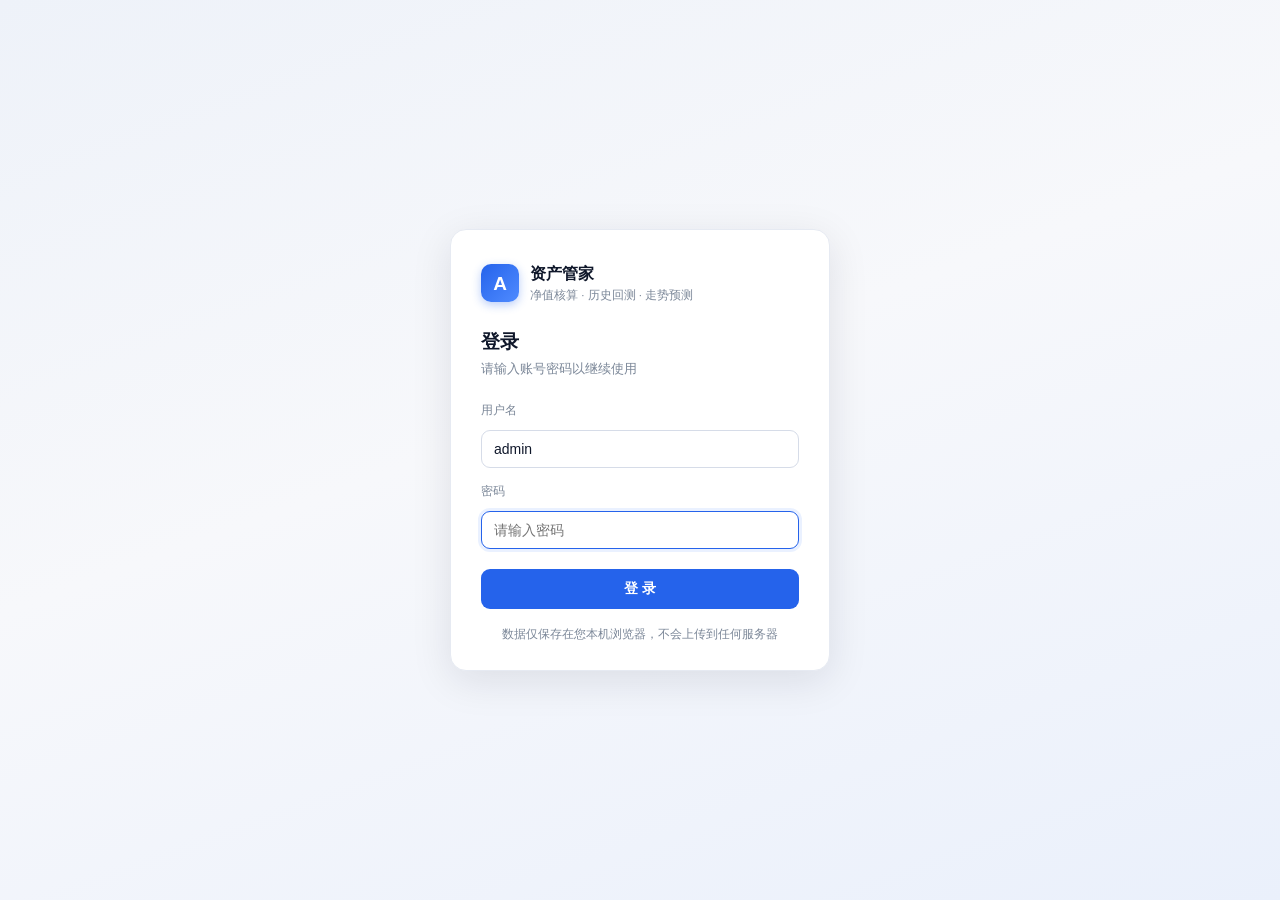
<file: static/index.html>
<!DOCTYPE html>
<html lang="zh-CN">
<head>
<meta charset="utf-8" />
<meta name="viewport" content="width=device-width, initial-scale=1" />
<title>资产管家 · 净值 / 回测 / 预测</title>
<link rel="stylesheet" href="css/app.css" />
<script src="js/auth.js"></script>
</head>
<body>

<header class="topbar">
  <div class="brand">
    <div class="logo">A</div>
    <div class="brand-txt">
      <b>资产管家</b>
      <small>净值核算 · 历史回测 · 走势预测</small>
    </div>
  </div>
  <nav class="tabs" id="mainTabs">
    <button class="tab active" data-tab="worth">资产现状</button>
    <button class="tab" data-tab="backtest">历史回测</button>
    <button class="tab" data-tab="forecast">未来预测</button>
    <button class="tab" data-tab="review">投资回顾</button>
  </nav>
  <div class="topright">
    <span class="dot" id="netDot"></span>
    <span class="topnote" id="netNote">行情源：东方财富</span>
    <button class="btn ghost sm" id="btnLogout" title="退出登录">退出</button>
  </div>
</header>

<main class="wrap">

  <!-- ===================== 资产现状 ===================== -->
  <section class="page active" id="page-worth">
    <div class="kpis">
      <div class="kpi">
        <span class="kpi-label">总资产</span>
        <span class="kpi-val" id="kTotalAsset">¥0</span>
        <span class="kpi-sub" id="kAssetCount">0 项</span>
      </div>
      <div class="kpi">
        <span class="kpi-label">总负债</span>
        <span class="kpi-val danger" id="kTotalDebt">¥0</span>
        <span class="kpi-sub" id="kDebtCount">0 项</span>
      </div>
      <div class="kpi hero">
        <span class="kpi-label">净资产</span>
        <span class="kpi-val" id="kNetAsset">¥0</span>
        <span class="kpi-sub">总资产 − 总负债</span>
      </div>
      <div class="kpi">
        <span class="kpi-label">资产负债率</span>
        <span class="kpi-val" id="kDebtRatio">0%</span>
        <span class="kpi-sub" id="kDebtHealth">—</span>
      </div>
    </div>

    <div class="grid2">
      <div class="card">
        <div class="card-hd"><h3>资产结构</h3><span class="hint">按类别占比</span></div>
        <div id="chartAssetPie" class="chart h300"></div>
      </div>
      <div class="card">
        <div class="card-hd"><h3>资产明细占比</h3><span class="hint">内圈类别 · 外圈单项</span></div>
        <div id="chartAssetSun" class="chart h300"></div>
      </div>
    </div>

    <div class="grid2">
      <div class="card">
        <div class="card-hd"><h3>资产 vs 负债</h3><span class="hint">净资产拆解</span></div>
        <div id="chartAssetBar" class="chart h280"></div>
      </div>
      <div class="card">
        <div class="card-hd"><h3>负债结构</h3><span class="hint">按类别占比</span></div>
        <div id="chartDebtPie" class="chart h280"></div>
      </div>
    </div>

    <div class="grid2">
      <div class="card">
        <div class="card-hd">
          <h3>资产明细</h3>
          <div class="hd-actions">
            <button class="btn ghost sm" data-add="asset">+ 新增</button>
          </div>
        </div>
        <div class="tbl-wrap">
          <table class="tbl" id="tblAsset">
            <thead><tr><th style="width:24%">名称</th><th style="width:17%">类别</th><th style="width:20%">金额(¥)</th><th style="width:17%">占总资产</th><th>备注</th><th style="width:44px"></th></tr></thead>
            <tbody></tbody>
            <tfoot><tr><td colspan="2">合计</td><td class="num" id="sumAsset">¥0</td><td class="num">100%</td><td colspan="2"></td></tr></tfoot>
          </table>
        </div>
      </div>

      <div class="card">
        <div class="card-hd">
          <h3>负债明细</h3>
          <div class="hd-actions">
            <button class="btn ghost sm" data-add="debt">+ 新增</button>
          </div>
        </div>
        <div class="tbl-wrap">
          <table class="tbl" id="tblDebt">
            <thead><tr><th style="width:24%">名称</th><th style="width:17%">类别</th><th style="width:20%">金额(¥)</th><th style="width:17%">占总负债</th><th>备注</th><th style="width:44px"></th></tr></thead>
            <tbody></tbody>
            <tfoot><tr><td colspan="2">合计</td><td class="num" id="sumDebt">¥0</td><td class="num">100%</td><td colspan="2"></td></tr></tfoot>
          </table>
        </div>
      </div>
    </div>

    <!-- ============ 现金流统计 ============ -->
    <div class="card cf-card">
      <div class="card-hd">
        <h3>现金流统计</h3>
        <span class="hint">流入记正数、流出记负数；月与年只需填一个，另一个自动换算</span>
      </div>

      <div class="cf-layout">
        <div class="cf-main">
          <div class="tbl-wrap">
            <table class="tbl" id="tblCashflow">
              <thead><tr>
                <th>名称</th><th>分类（流入 / 流出）</th>
                <th class="num">月金额</th><th class="num">年金额</th>
                <th class="num">占收入比</th><th class="num">占支出比</th><th></th>
              </tr></thead>
              <tbody></tbody>
              <tfoot><tr>
                <td colspan="2">合计</td>
                <td class="num" id="cfSumMonth">—</td>
                <td class="num" id="cfSumYear">¥0</td>
                <td class="num" id="cfSumInPct">100%</td>
                <td class="num" id="cfSumOutPct">100%</td><td></td>
              </tr></tfoot>
            </table>
          </div>
          <div class="row-actions">
            <button class="btn" id="btnCfAdd">+ 添加现金流</button>
            <button class="btn ghost" id="btnCfCalc">一键统计</button>
            <button class="btn ghost" id="btnCfDemo">填入示例</button>
            <button class="btn danger-ghost" id="btnCfClear">清空现金流</button>
          </div>
        </div>

        <div class="cf-side">
          <div class="cf-big">
            <span class="cf-big-label">总收入</span>
            <span class="cf-big-val up" id="cfIncome">¥0</span>
            <span class="cf-big-sub" id="cfIncomeSub">全年 · 月均 ¥0</span>
          </div>
          <div class="cf-big">
            <span class="cf-big-label">总支出</span>
            <span class="cf-big-val down" id="cfExpense">¥0</span>
            <span class="cf-big-sub" id="cfExpenseSub">全年 · 月均 ¥0</span>
          </div>
          <div class="cf-big hero">
            <span class="cf-big-label">净现金流</span>
            <span class="cf-big-val" id="cfNet">¥0</span>
            <span class="cf-big-sub" id="cfNetSub">全年盈余 · 月均 ¥0</span>
          </div>

          <div class="cf-time">
            <div class="cf-time-hd">按净现金流折算<span>全年 365.25 天 · 每天 24 小时</span></div>
            <div class="cf-time-grid">
              <div><span>平均每天</span><b class="cf-time-val" id="cfPerDay">¥0</b></div>
              <div><span>每小时</span><b class="cf-time-val" id="cfPerHour">¥0</b></div>
              <div><span>每分钟</span><b class="cf-time-val" id="cfPerMin">¥0</b></div>
              <div><span>每秒钟</span><b class="cf-time-val" id="cfPerSec">¥0</b></div>
            </div>
          </div>
        </div>
      </div>
    </div>

    <div class="card">
      <div class="card-hd"><h3>数据管理</h3><span class="hint">数据保存在本机浏览器，不会上传</span></div>
      <div class="row-actions">
        <button class="btn" id="btnDemo">载入示例数据</button>
        <button class="btn ghost" id="btnExport">导出 JSON</button>
        <button class="btn ghost" id="btnImport">导入 JSON</button>
        <button class="btn ghost" id="btnSendForecast">把净资产送进「未来预测」→</button>
        <button class="btn danger-ghost" id="btnClear">清空</button>
        <input type="file" id="fileImport" accept="application/json" hidden />
      </div>
    </div>
  </section>

  <!-- ===================== 历史回测 ===================== -->
  <section class="page" id="page-backtest">
    <div class="bt-layout">
      <aside class="card side">
        <div class="card-hd"><h3>资产池</h3><span class="hint" id="selCount">已选 0</span></div>
        <div class="searchbox">
          <input type="text" id="assetSearch" placeholder="搜索任意指数 / ETF，如：恒生科技" />
          <div class="suggest" id="suggestBox"></div>
        </div>
        <div class="catalog" id="catalog"></div>
        <div class="row-actions">
          <button class="btn ghost sm" id="btnDiag">数据体检</button>
          <span class="hint">检查各标的可取数与真实起点</span>
        </div>
        <div id="diagBox" class="diagbox" hidden></div>
      </aside>

      <div class="bt-main">
        <div class="card">
          <div class="card-hd"><h3>组合配置</h3><span class="hint" id="weightTip">权重合计 0%</span></div>
          <div id="basket" class="basket"></div>
          <div class="row-actions wrap-actions">
            <button class="btn ghost sm" id="btnEqual">平均分配</button>
            <button class="btn ghost sm" id="btnNorm">归一化 100%</button>
            <button class="btn ghost sm" id="btnClassic6040">经典 60/40</button>
            <button class="btn ghost sm" id="btnAllWeather">全天候</button>
            <button class="btn ghost sm" id="btnClearBasket">清空</button>
          </div>
        </div>

        <div class="card">
          <div class="card-hd"><h3>回测参数</h3></div>
          <div class="form-grid">
            <label class="fld">
              <span>起始资金 (¥)</span>
              <input type="number" id="btInit" value="100000" step="10000" min="0" />
            </label>
            <label class="fld">
              <span>定投频率</span>
              <select id="btDcaFreq">
                <option value="none">不定投</option>
                <option value="month" selected>每月</option>
                <option value="quarter">每季</option>
                <option value="year">每年</option>
              </select>
            </label>
            <label class="fld">
              <span>每期投入 (¥)</span>
              <input type="number" id="btDcaAmt" value="2000" step="500" min="0" />
              <span class="fld-hint" id="dcaHint">每期金额按组合权重比例分配到各标的</span>
            </label>
            <label class="fld">
              <span>再平衡</span>
              <select id="btRebal">
                <option value="none">不调整</option>
                <option value="year" selected>每年</option>
                <option value="quarter">每季</option>
                <option value="month">每月</option>
              </select>
            </label>
            <label class="fld">
              <span>对比基准</span>
              <select id="btBench"></select>
            </label>
            <label class="fld">
              <span>数据频率</span>
              <select id="btPeriod">
                <option value="day">日线</option>
                <option value="week">周线</option>
                <option value="month">月线</option>
              </select>
            </label>
          </div>
          <div class="ranges">
            <span class="rlabel">区间</span>
            <div class="chipset" id="btRanges">
              <button class="chip" data-y="1">近1年</button>
              <button class="chip" data-y="3">近3年</button>
              <button class="chip active" data-y="5">近5年</button>
              <button class="chip" data-y="10">近10年</button>
              <button class="chip" data-y="20">近20年</button>
              <button class="chip" data-y="0">全部</button>
            </div>
            <input type="date" id="btStart" />
            <span class="tilde">→</span>
            <input type="date" id="btEnd" />
          </div>
          <div class="row-actions">
            <button class="btn primary big" id="btnRunBacktest">开始回测</button>
            <span class="runstate" id="btState"></span>
          </div>
        </div>

        <div class="card" id="btResultCard" hidden>
          <div class="card-hd"><h3>回测结果</h3><span class="hint" id="btRangeNote"></span></div>
          <div id="btDataNote"></div>
          <div class="kpis mini" id="btKpis"></div>
          <div id="chartBtNav" class="chart h360"></div>
          <div class="grid2 mt">
            <div><div class="sub-hd">回撤走势</div><div id="chartBtDd" class="chart h220"></div></div>
            <div><div class="sub-hd">年度收益率</div><div id="chartBtYear" class="chart h220"></div></div>
          </div>
          <div class="sub-hd mt">标的明细</div>
          <div class="tbl-wrap">
            <table class="tbl" id="tblBtDetail">
              <thead><tr><th>标的</th><th>权重</th><th>区间涨幅</th><th>年化</th><th>最大回撤</th><th>最大涨幅</th><th>波动率</th><th>贡献</th><th>真实数据起点</th></tr></thead>
              <tbody></tbody>
            </table>
          </div>
          <div class="row-actions">
            <button class="btn ghost" id="btnBtToForecast">把该组合送进「未来预测」→</button>
          </div>
        </div>
      </div>
    </div>
  </section>

  <!-- ===================== 未来预测 ===================== -->
  <section class="page" id="page-forecast">
    <div class="kpis">
      <div class="kpi"><span class="kpi-label">起始本金</span><span class="kpi-val" id="fcStartEcho">¥0</span><span class="kpi-sub">可一键取用净资产</span></div>
      <div class="kpi"><span class="kpi-label">预测年数</span><span class="kpi-val" id="fcYearsEcho">—</span><span class="kpi-sub" id="fcModeEcho">—</span></div>
      <div class="kpi hero"><span class="kpi-label">期末资产（中位）</span><span class="kpi-val" id="fcEndEcho">¥0</span><span class="kpi-sub" id="fcGainEcho">—</span></div>
      <div class="kpi"><span class="kpi-label">累计投入</span><span class="kpi-val" id="fcInvestEcho">¥0</span><span class="kpi-sub" id="fcProfitEcho">—</span></div>
    </div>

    <div class="card">
      <div class="card-hd">
        <div class="segmented" id="fcMode">
          <button class="seg active" data-mode="manual">手动假设（周期不限）</button>
          <button class="seg" data-mode="machine">机器预测（最多 30 年）</button>
        </div>
      </div>

      <div class="form-grid">
        <label class="fld"><span>起始本金 (¥) <em class="fc-auto-tag">自动合计</em></span><input type="text" id="fcInit" value="100000" readonly title="由下方各项资产的起始本金自动合计，无需手填" /></label>
        <label class="fld" id="fcYearsFld"><span>预测年数（不限）</span><input type="number" id="fcYears" value="10" min="1" /></label>
        <label class="fld"><span>每次投入金额 (¥)</span><input type="number" id="fcAnnual" value="5000" step="1000" min="0" /><small class="fld-hint" id="fcContribHint"></small></label>
        <label class="fld"><span>投入频率</span>
          <select id="fcContribMode">
            <option value="none">不定投（一次性买入）</option>
            <option value="month" selected>每月一次（每年 12 期）</option>
            <option value="quarter">每季一次（每年 4 期）</option>
            <option value="year">每年一次（每年 1 期）</option>
          </select>
        </label>
      </div>

      <!-- 手动 -->
      <div class="mode-pane active" id="pane-manual">
        <div class="note">
          手动模式为确定性推演：给每个资产设定<strong>预期年化涨幅</strong>，周期可填任意年数（1–100，超出亦可，无上限约束）。
        </div>
        <div class="tbl-wrap">
          <table class="tbl" id="tblManual">
            <thead><tr><th>资产</th><th style="width:17%">起始本金 ¥</th><th style="width:13%">权重 %<span class="fc-auto-tag">自动</span></th><th style="width:29%">预期年化涨幅 %</th><th style="width:15%">区间示例</th><th style="width:44px"></th></tr></thead>
            <tbody></tbody>
            <tfoot><tr><td>合计</td><td class="num" id="mCapitalSum">¥0</td><td class="num" id="mWeightSum">0%</td><td class="num" id="mReturnAvg">—</td><td colspan="2"></td></tr></tfoot>
          </table>
        </div>
        <div class="row-actions wrap-actions">
          <button class="btn ghost sm" id="btnManualAdd">+ 添加资产</button>
          <button class="btn ghost sm" id="btnManualFromBasket">沿用回测组合</button>
          <button class="btn ghost sm" id="btnPresetConservative">预设：保守</button>
          <button class="btn ghost sm" id="btnPresetBalanced">预设：均衡</button>
          <button class="btn ghost sm" id="btnPresetAggressive">预设：进取</button>
        </div>
        <div class="grid3 mt">
          <div class="mini-card"><span>乐观情景 (+30% 偏离)</span><b id="mOpt">—</b></div>
          <div class="mini-card"><span>中性情景（设定值）</span><b id="mBase">—</b></div>
          <div class="mini-card"><span>悲观情景 (−30% 偏离)</span><b id="mPess">—</b></div>
        </div>
      </div>

      <!-- 机器 -->
      <div class="mode-pane" id="pane-machine">
        <div class="note">
          机器模式基于历史行情估算<strong>年化收益率 μ</strong> 与 <strong>波动率 σ</strong>，再做随机路径模拟；预测周期上限 30 年。
        </div>
        <div class="form-grid">
          <label class="fld"><span>预测方法</span>
            <select id="fcMethod">
              <option value="gbm">几何布朗运动（蒙特卡洛）</option>
              <option value="boot" selected>历史自助抽样（Bootstrap）</option>
              <option value="trend">对数趋势外推 + 波动带</option>
            </select>
          </label>
          <label class="fld"><span>历史样本区间</span>
            <select id="fcSample">
              <option value="5">近 5 年</option>
              <option value="10" selected>近 10 年</option>
              <option value="20">近 20 年</option>
              <option value="0">全部历史</option>
            </select>
          </label>
          <label class="fld"><span>模拟次数</span>
            <select id="fcPaths">
              <option value="500">500 次</option>
              <option value="2000" selected>2000 次</option>
              <option value="5000">5000 次</option>
            </select>
          </label>
          <label class="fld"><span>目标金额 (¥)</span><input type="number" id="fcTarget" value="1000000" step="100000" min="0" /></label>
        </div>
        <div class="row-actions wrap-actions">
          <button class="btn ghost sm" id="btnMachineAdd">+ 添加资产</button>
          <button class="btn ghost sm" id="btnMachineFromBasket">沿用回测组合</button>
          <button class="btn ghost sm" id="btnPullStats">拉取历史统计</button>
          <span class="runstate" id="fcState"></span>
        </div>
        <div class="tbl-wrap">
          <table class="tbl" id="tblMachine">
            <thead><tr><th>资产</th><th style="width:15%">起始本金 ¥</th><th style="width:12%">权重 %<span class="fc-auto-tag">自动</span></th><th style="width:14%">年化收益 μ</th><th style="width:12%">波动率 σ</th><th style="width:15%">手动微调 μ(%)</th><th style="width:44px"></th></tr></thead>
            <tbody></tbody>
            <tfoot><tr><td>合计</td><td class="num" id="cCapitalSum">¥0</td><td class="num" id="cWeightSum">0%</td><td class="num" id="cReturnAvg">—</td><td class="num" id="cVolAvg">—</td><td colspan="2"></td></tr></tfoot>
          </table>
        </div>
      </div>

      <div class="row-actions">
        <button class="btn primary big" id="btnRunForecast">运行预测</button>
        <button class="btn ghost" id="btnUseNetAsset">用净资产作为起始本金</button>
      </div>
    </div>

    <div class="card" id="fcResultCard" hidden>
      <div class="card-hd"><h3>预测结果</h3><span class="hint" id="fcNote"></span></div>
      <div id="chartForecast" class="chart h380"></div>
      <div class="grid2 mt">
        <div><div class="sub-hd">期末资产分布</div><div id="chartFcHist" class="chart h240"></div></div>
        <div><div class="sub-hd">逐年明细</div><div class="tbl-wrap h240"><table class="tbl" id="tblFcDetail"><thead><tr><th>年份</th><th>累计投入</th><th>资产（中位）</th><th>悲观 P10</th><th>乐观 P90</th><th>累计收益</th></tr></thead><tbody></tbody></table></div></div>
      </div>
      <div class="kpis mini mt" id="fcKpis"></div>
    </div>
  </section>

  <!-- ===================== 投资回顾 ===================== -->
  <section class="page" id="page-review">
    <div class="card">
      <div class="card-hd">
        <h3>投资回顾</h3>
        <span class="hint">只看起点与终点，不算过程与定投 · 数据保存在本机浏览器</span>
      </div>
      <div class="rv-note">
        为每项资产填写「投入日期 + 投入金额」和「结算日期 + 截止金额」，点「一键分析」即可得到
        总投入、最终资产、净盈亏、盈亏比例、年化收益率与资金加权收益率。
        <b>年化口径</b>：单项按各自持有期复利年化；总资产按「最早投入日 ~ 最晚结算日」的整体区间复利年化。<br><b>填写提示</b>：金额直接键入（也可粘贴带千分位的数字，如 100,000）；日期栏可键入 年 / 月 / 日，或点日历图标选择。
      </div>

      <div class="tbl-wrap">
        <table class="tbl rv-table" id="tblReview">
          <thead><tr>
            <th>资产名称</th><th>投资起始日期</th><th class="num">初始投资金额 (¥)</th>
            <th>结算时间</th><th class="num">截止金额 (¥)</th><th>操作</th>
          </tr></thead>
          <tbody></tbody>
        </table>
      </div>
      <div class="row-actions">
        <button class="btn" id="btnRvAdd">+ 添加资产</button>
        <button class="btn" id="btnRvAnalyze">一键分析</button>
        <button class="btn ghost" id="btnRvDemo">填入示例</button>
        <button class="btn danger-ghost" id="btnRvClear">清空</button>
        <span class="runstate" id="rvState"></span>
      </div>
    </div>

    <div class="card" id="rvResultCard" hidden>
      <div class="card-hd"><h3>分析结果</h3><span class="hint">红色为盈利 / 绿色为亏损</span></div>

      <div class="kpis rv-kpis" id="rvKpis"></div>

      <div class="rv-concl" id="rvConcl"></div>

      <div class="sub-hd mt">各项资产明细</div>
      <div class="tbl-wrap">
        <table class="tbl" id="tblReviewResult">
          <thead><tr>
            <th>资产</th><th>起始日</th><th class="num">投入</th><th>结算日</th><th class="num">截止</th>
            <th class="num">持有(年)</th><th class="num">净盈亏</th><th class="num">盈亏比例</th>
            <th class="num">年化收益率</th><th class="num">盈亏贡献</th>
          </tr></thead>
          <tbody></tbody>
        </table>
      </div>

      <div class="grid2 mt">
        <div><div class="sub-hd">各资产净盈亏</div><div id="chartReviewPnl" class="chart h280"></div></div>
        <div><div class="sub-hd">总盈亏比例 与 年化收益率</div><div id="chartReviewAnn" class="chart h280"></div></div>
      </div>

      <div class="rv-note mt">
        <b>指标说明</b>：
        ① <b>总资产年化</b>按用户指定口径，用最早投入日到最晚结算日的整体区间对「总投入→最终资产」做复利年化，
        未考虑各笔资金进出时点差异；如需考虑资金时间价值，请参考旁边的 <b>XIRR</b>。
        ② <b>XIRR</b>把每笔投入记为现金流出、每笔结算金额记为流入，按实际日期求资金加权年化收益率。
        ③ <b>盈亏贡献</b>=该项净盈亏 ÷ 各项净盈亏绝对值之和，可正可负，反映单项对整体结果的拉动方向。
        ④ 截止金额为 0（本金归零）时年化记为 —，不做 -100% 的复利外推。
      </div>
    </div>
  </section>
</main>

<div class="toast" id="toast"></div>

<script src="vendor/echarts.min.js"></script>
<script src="js/core.js"></script>
<script src="js/networth.js"></script>
<script src="js/backtest.js"></script>
<script src="js/forecast.js"></script>
<script src="js/cashflow.js"></script>
<script src="js/review.js"></script>
<script src="js/main.js"></script>
</body>
</html>
</file>
<file: static/css/app.css>
:root{
  --bg:#f4f6fa;
  --card:#ffffff;
  --line:#e6eaf2;
  --line-strong:#d6dce8;
  --ink:#0f172a;
  --ink2:#475569;
  --ink3:#8a96ab;
  --muted:#7b8798;
  --brand:#2563eb;
  --brand-soft:#eaf1ff;
  --up:#e5484d;      /* 涨：红 */
  --down:#12a594;    /* 跌：绿 */
  --warn:#f5a524;
  --radius:12px;
  --shadow:0 1px 2px rgba(15,23,42,.04),0 6px 20px rgba(15,23,42,.05);
}
*{box-sizing:border-box}
html,body{margin:0;padding:0}
body{
  background:var(--bg);color:var(--ink);
  font-family:-apple-system,BlinkMacSystemFont,"Segoe UI","PingFang SC","Hiragino Sans GB","Microsoft YaHei",sans-serif;
  font-size:14px;line-height:1.55;-webkit-font-smoothing:antialiased;
}
button,input,select{font-family:inherit;font-size:inherit;color:inherit}
h3{margin:0;font-size:15px;font-weight:600}

/* ---------- topbar ---------- */
.topbar{
  position:sticky;top:0;z-index:50;display:flex;align-items:center;gap:24px;
  height:60px;padding:0 22px;background:rgba(255,255,255,.92);
  backdrop-filter:saturate(180%) blur(8px);border-bottom:1px solid var(--line);
}
.brand{display:flex;align-items:center;gap:10px;min-width:190px}
.logo{
  width:32px;height:32px;border-radius:9px;background:linear-gradient(135deg,#2563eb,#4f8bff);
  color:#fff;display:grid;place-items:center;font-weight:700;font-size:17px;
  box-shadow:0 3px 10px rgba(37,99,235,.32);
}
.brand-txt b{display:block;font-size:15px;letter-spacing:.3px}
.brand-txt small{display:block;font-size:11px;color:var(--muted);margin-top:-2px}
.tabs{display:flex;gap:6px;flex:1}
.tab{
  border:0;background:transparent;padding:7px 16px;border-radius:999px;cursor:pointer;
  color:var(--ink2);font-weight:500;display:flex;align-items:center;gap:7px;transition:.15s;
}
.tab:hover{background:#eef1f7;color:var(--ink)}
.tab.active{background:var(--brand-soft);color:var(--brand);font-weight:600}
.topright{display:flex;align-items:center;gap:7px;font-size:12px;color:var(--muted)}
.dot{width:8px;height:8px;border-radius:50%;background:#12a594;display:inline-block}
.dot.err{background:var(--up)}
.dot.busy{background:var(--warn)}

/* ---------- layout ---------- */
.wrap{max-width:1400px;margin:0 auto;padding:20px 22px 60px}
.page{display:none;animation:fade .22s ease}
.page.active{display:block}
@keyframes fade{from{opacity:0;transform:translateY(4px)}to{opacity:1;transform:none}}

.card{
  background:var(--card);border:1px solid var(--line);border-radius:var(--radius);
  box-shadow:var(--shadow);padding:16px 18px;margin-bottom:16px;
}
.card-hd{display:flex;align-items:center;justify-content:space-between;margin-bottom:12px;gap:12px}
.hint{font-size:12px;color:var(--muted)}
.sub-hd{font-size:12px;font-weight:600;color:var(--ink2);margin:14px 0 8px}
.grid2{display:grid;grid-template-columns:1fr 1fr;gap:16px}
.grid3{display:grid;grid-template-columns:repeat(3,1fr);gap:12px}
.mt{margin-top:14px}

/* ---------- kpi ---------- */
.kpis{display:grid;grid-template-columns:repeat(4,1fr);gap:14px;margin-bottom:16px}
.kpi{
  background:var(--card);border:1px solid var(--line);border-radius:var(--radius);
  padding:14px 16px;box-shadow:var(--shadow);display:flex;flex-direction:column;gap:2px;
}
.kpi.hero{background:linear-gradient(135deg,#1e3a8a,#2563eb);border-color:#1e40af}
.kpi.hero .kpi-label,.kpi.hero .kpi-sub{color:rgba(255,255,255,.78)}
.kpi.hero .kpi-val{color:#fff}
.kpi-label{font-size:12px;color:var(--muted)}
.kpi-val{font-size:25px;font-weight:700;letter-spacing:-.5px;font-variant-numeric:tabular-nums}
.kpi-val.danger{color:var(--up)}
.kpi-val.up{color:var(--up)}
.kpi-val.down{color:var(--down)}
.kpi-sub{font-size:11px;color:var(--muted)}
.kpis.mini{grid-template-columns:repeat(6,1fr)}
.kpis.mini .kpi{padding:10px 12px}
.kpis.mini .kpi-val{font-size:17px}
@media(max-width:1100px){
  .kpis{grid-template-columns:repeat(2,1fr)}
  .kpis.mini{grid-template-columns:repeat(3,1fr)}
  .grid2{grid-template-columns:1fr}
}

/* ---------- buttons ---------- */
.btn{
  border:1px solid var(--line-strong);background:#fff;border-radius:8px;padding:7px 14px;
  cursor:pointer;font-weight:500;color:var(--ink);transition:.15s;white-space:nowrap;
}
.btn:hover{border-color:#b9c3d6;background:#fafbfd}
.btn.primary{background:var(--brand);border-color:var(--brand);color:#fff}
.btn.primary:hover{background:#1d4fd8}
.btn.big{padding:9px 22px;font-size:14px}
.btn.ghost{background:#fff}
.btn.danger-ghost{color:var(--up);border-color:#f3c9cb}
.btn.danger-ghost:hover{background:#fdf3f3}
.btn.sm{padding:5px 10px;font-size:12px;border-radius:7px}
.row-actions{display:flex;gap:10px;align-items:center;margin-top:12px}
.wrap-actions{flex-wrap:wrap}
.hd-actions{display:flex;gap:8px}

/* ---------- table ---------- */
.tbl-wrap{overflow:auto;border:1px solid var(--line);border-radius:10px;max-height:420px}
.tbl-wrap.h240{max-height:240px}
.tbl{width:100%;border-collapse:collapse;font-size:13px}
.tbl th{
  position:sticky;top:0;background:#f8fafc;text-align:left;font-weight:600;color:var(--ink2);
  padding:9px 10px;border-bottom:1px solid var(--line);font-size:12px;white-space:nowrap;z-index:2;
}
.tbl td{padding:7px 10px;border-bottom:1px solid #f1f4f9;vertical-align:middle}
.tbl tbody tr:hover{background:#fafbfd}
.tbl tfoot td{background:#f8fafc;font-weight:600;border-top:1px solid var(--line)}
.tbl .num{text-align:right;font-variant-numeric:tabular-nums}
.tbl input,.tbl select{
  width:100%;border:1px solid transparent;background:transparent;border-radius:6px;padding:4px 6px;
}
.tbl input:hover,.tbl select:hover{border-color:var(--line)}
.tbl input:focus,.tbl select:focus{outline:none;border-color:var(--brand);background:#fff}
.tbl input.num{text-align:right}
.del{border:0;background:transparent;color:#c2cad6;cursor:pointer;font-size:15px;padding:2px 6px;border-radius:5px}
.del:hover{color:var(--up);background:#fdf3f3}

/* ---------- form ---------- */
.form-grid{display:grid;grid-template-columns:repeat(3,1fr);gap:12px}
.fld{display:flex;flex-direction:column;gap:5px}
.fld>span{font-size:12px;color:var(--muted)}
.fld input,.fld select{
  border:1px solid var(--line-strong);border-radius:8px;padding:7px 10px;background:#fff;width:100%;
}
.fld input:focus,.fld select:focus{outline:none;border-color:var(--brand);box-shadow:0 0 0 3px var(--brand-soft)}
.fld-hint{font-size:11px;color:var(--muted);font-weight:400;min-height:15px;font-variant-numeric:tabular-nums}
.ranges{display:flex;align-items:center;gap:8px;flex-wrap:wrap;margin-top:12px}
.rlabel{font-size:12px;color:var(--muted)}
.tilde{color:var(--muted)}
.chipset{display:flex;gap:6px;flex-wrap:wrap}
.chip{
  border:1px solid var(--line-strong);background:#fff;border-radius:999px;padding:4px 12px;
  cursor:pointer;font-size:12px;color:var(--ink2);
}
.chip:hover{border-color:#b9c3d6}
.chip.active{background:var(--brand-soft);border-color:#bcd0ff;color:var(--brand);font-weight:600}
input[type=date]{border:1px solid var(--line-strong);border-radius:8px;padding:5px 9px}

/* slider */
input[type=range]{width:100%;accent-color:var(--brand)}
.slider-cell{display:flex;align-items:center;gap:9px}
.slider-cell input[type=range]{flex:1}
.slider-cell b{min-width:52px;text-align:right;font-variant-numeric:tabular-nums;font-size:13px}

/* ---------- backtest layout ---------- */
.bt-layout{display:grid;grid-template-columns:296px 1fr;gap:16px;align-items:start}
@media(max-width:1080px){.bt-layout{grid-template-columns:1fr}}
.side{position:sticky;top:76px}
.searchbox{position:relative;margin-bottom:10px}
.searchbox input{width:100%;border:1px solid var(--line-strong);border-radius:8px;padding:7px 10px}
.suggest{
  position:absolute;left:0;right:0;top:38px;background:#fff;border:1px solid var(--line-strong);
  border-radius:9px;box-shadow:0 10px 26px rgba(15,23,42,.12);max-height:250px;overflow:auto;z-index:30;display:none;
}
.suggest.show{display:block}
.suggest div{padding:7px 11px;cursor:pointer;font-size:13px;display:flex;justify-content:space-between;gap:8px}
.suggest div:hover{background:var(--brand-soft)}
.suggest small{color:var(--muted)}
.catalog{max-height:440px;overflow:auto;margin:0 -4px}
.cgroup{margin-bottom:10px}
.cgroup-t{font-size:11px;font-weight:700;color:var(--muted);margin:8px 6px 5px;letter-spacing:.4px}
.citem{
  display:flex;align-items:center;justify-content:space-between;gap:8px;padding:6px 9px;
  border-radius:8px;cursor:pointer;font-size:13px;
}
.citem:hover{background:#f3f6fb}
.citem.on{background:var(--brand-soft);color:var(--brand);font-weight:600}
.citem .plus{font-size:15px;color:#aab4c4}
.citem.on .plus{color:var(--brand)}

.basket{display:flex;flex-direction:column;gap:8px}
.brow{display:grid;grid-template-columns:1fr 150px 40px;gap:10px;align-items:center}
.bname{display:flex;align-items:center;gap:8px;font-size:13px;overflow:hidden}
.bname .tag{font-size:10px;padding:1px 6px;border-radius:5px;background:#eef2f8;color:var(--muted)}
.brow .wcell{display:flex;align-items:center;gap:8px}
/* 权重改为可键入的数字框（滑块拖不出 2 位小数的精确值） */
.brow .wnum{flex:1;min-width:66px;padding:4px 7px;font-size:13px;text-align:right;
  border:1px solid var(--line-strong);border-radius:6px;background:#fff;color:var(--ink);
  font-variant-numeric:tabular-nums}
.brow .wnum:focus{outline:none;border-color:var(--brand);box-shadow:0 0 0 2px var(--brand-soft)}
.brow .wval{min-width:52px;text-align:right;font-variant-numeric:tabular-nums;font-size:13px}

/* 定投频率选「不定投」时，每期金额置灰不可编辑 */
input.disabled-input{opacity:.45;background:#f1f4f9;cursor:not-allowed}
.fld-hint{display:block;margin-top:4px;font-size:11px;color:var(--muted);line-height:1.4}
.empty-note{color:var(--muted);font-size:13px;padding:14px;text-align:center;border:1px dashed var(--line-strong);border-radius:10px}

/* ---------- forecast ---------- */
.segmented{display:inline-flex;background:#f1f4f9;border-radius:10px;padding:3px;gap:3px}
.seg{border:0;background:transparent;padding:6px 16px;border-radius:8px;cursor:pointer;color:var(--ink2);font-size:13px}
.seg.active{background:#fff;color:var(--ink);font-weight:600;box-shadow:0 1px 3px rgba(15,23,42,.12)}
.mode-pane{display:none;margin-top:14px}
.mode-pane.active{display:block}
.note{
  background:#f8fafc;border:1px solid var(--line);border-left:3px solid var(--brand);
  border-radius:8px;padding:9px 12px;font-size:12.5px;color:var(--ink2);margin-bottom:12px;
}
.mini-card{background:#f8fafc;border:1px solid var(--line);border-radius:10px;padding:12px 14px;display:flex;flex-direction:column;gap:3px}
.mini-card span{font-size:12px;color:var(--muted)}
.mini-card b{font-size:19px;font-variant-numeric:tabular-nums}
.runstate{font-size:12px;color:var(--muted)}
.runstate.err{color:var(--up)}
.runstate.ok{color:var(--down)}

/* 数据来源标注 */
.datanote{
  background:#f8fafc;border:1px solid var(--line);border-left:3px solid #94a3b8;
  border-radius:8px;padding:8px 12px;font-size:12.5px;color:var(--ink2);margin-bottom:12px;line-height:1.6;
}
.datanote b{color:var(--ink)}
.datanote.warn{background:#fff8ed;border-left-color:var(--warn)}
.diagbox{margin-top:10px}
.tag.est,.tag.late{display:inline-block;font-size:11px;padding:1px 7px;border-radius:5px;white-space:nowrap}
.tag.est{background:#fff3e6;color:#b45309}
.tag.late{background:#eef2f8;color:var(--muted)}

/* 占比条 */
.pctbar{position:relative;height:16px;min-width:76px;background:#eef1f6;border-radius:4px;overflow:hidden}
.pctbar i{position:absolute;left:0;top:0;bottom:0;background:var(--brand);border-radius:4px;opacity:.85}
.pctbar span{position:absolute;right:5px;top:0;line-height:16px;font-size:11px;color:var(--ink2);font-variant-numeric:tabular-nums}
.pctbar.debt i{background:var(--up)}

/* ---------- chart ---------- */
.chart{width:100%}
.h280{height:280px}.h300{height:300px}.h360{height:360px}.h240{height:240px}.h220{height:220px}.h380{height:380px}

/* ---------- toast ---------- */
.toast{
  position:fixed;left:50%;bottom:36px;transform:translateX(-50%) translateY(20px);
  background:#0f172a;color:#fff;padding:10px 20px;border-radius:9px;font-size:13px;
  opacity:0;pointer-events:none;transition:.25s;z-index:200;box-shadow:0 8px 26px rgba(0,0,0,.24);
}
.toast.show{opacity:1;transform:translateX(-50%) translateY(0)}

/* ---------- 头版：三个主板块入口 ---------- */
.tabs{gap:10px}
.tab{
  border:1px solid var(--line);background:#fff;padding:12px 22px;border-radius:12px;cursor:pointer;
  color:var(--ink2);font-size:15px;font-weight:600;display:flex;align-items:center;
  transition:.18s;box-shadow:0 1px 2px rgba(15,23,42,.06);
}
.tab:hover{background:#f6f8fc;color:var(--ink);transform:translateY(-1px)}
.tab.active{
  background:linear-gradient(135deg,#1e3a8a,#2563eb);color:#fff;font-weight:700;
  border-color:#1e40af;box-shadow:0 6px 16px rgba(37,99,235,.28);
}

/* ---------- 现金流统计 ---------- */
.cf-card{margin-top:14px}
.cf-layout{display:grid;grid-template-columns:1fr 300px;gap:16px;align-items:start}
.cf-seg{margin-bottom:14px}
.cf-seg-hd{display:flex;align-items:center;gap:7px;font-size:13px;font-weight:600;
  color:var(--ink2);margin-bottom:8px}
.cf-dot{width:8px;height:8px;border-radius:50%;display:inline-block}
.cf-dot.in{background:var(--up)}
.cf-dot.out{background:var(--down)}
.cf-grid{display:grid;grid-template-columns:repeat(2,1fr);gap:8px}
.cf-row{
  display:grid;grid-template-columns:1fr 82px 82px;gap:7px;align-items:center;
  padding:7px 9px;background:#f8fafc;border:1px solid var(--line);border-radius:8px;
}
.cf-row .cf-name{font-size:12.5px;color:var(--ink2);overflow:hidden;
  text-overflow:ellipsis;white-space:nowrap}
.cf-row input{
  width:100%;padding:5px 7px;font-size:13px;text-align:right;
  border:1px solid var(--line-strong);border-radius:6px;background:#fff;
  font-variant-numeric:tabular-nums;
}
.cf-row input:focus{outline:none;border-color:var(--brand);box-shadow:0 0 0 2px var(--brand-soft)}

.cf-side{display:flex;flex-direction:column;gap:10px}
.cf-big{background:#f8fafc;border:1px solid var(--line);border-radius:10px;padding:14px 16px;text-align:right}
.cf-big-label{display:block;font-size:12px;color:var(--muted)}
.cf-big-val{display:block;font-size:26px;font-weight:700;letter-spacing:-.5px;
  font-variant-numeric:tabular-nums;margin:3px 0 2px}
.cf-big-val.up{color:var(--up)}
.cf-big-val.down{color:var(--down)}
.cf-big-sub{display:block;font-size:11px;color:var(--muted)}
.cf-big.hero{background:linear-gradient(135deg,#1e3a8a,#2563eb);border-color:#1e40af}
.cf-big.hero .cf-big-label,.cf-big.hero .cf-big-sub{color:rgba(255,255,255,.78)}
.cf-big.hero .cf-big-val{color:#fff}

/* ---------- 手机适配 ---------- */
@media(max-width:760px){
  .wrap{padding:14px 12px 48px}
  .card{padding:12px;border-radius:10px}

  /* 顶部标签栏横向滚动，避免挤成一团 */
  .tabs{overflow-x:auto;-webkit-overflow-scrolling:touch;flex-wrap:nowrap}
  .tab{white-space:nowrap;padding:8px 12px;font-size:13px}

  /* 表单全部单列 */
  .form-grid{grid-template-columns:1fr !important}

  /* KPI 手机上两列即可，再多数字就挤没了 */
  .kpis{grid-template-columns:repeat(2,1fr);gap:10px}
  .kpis.mini{grid-template-columns:repeat(2,1fr)}
  .kpi{padding:10px 12px}
  .kpi-val{font-size:20px}
  .kpis.mini .kpi-val{font-size:15px}

  .bt-layout{grid-template-columns:1fr;gap:12px}

  /* iOS 上输入框字号小于 16px 会在聚焦时自动放大整页，这里统一顶到 16 */
  input,select,textarea{font-size:16px !important}

  .btn{min-height:38px}
  .row-actions{flex-wrap:wrap}
  .row-actions .btn{flex:1 1 140px}

  /* 表格在手机上横向滚动，不换行挤压 */
  .tbl-wrap{max-height:none;-webkit-overflow-scrolling:touch}
  .tbl{font-size:12px}
  .tbl th,.tbl td{padding:7px 8px;white-space:nowrap}

  /* 图表在窄屏上适当降低高度 */
  .h380{height:300px}.h360{height:280px}.h300{height:250px}
  .h280{height:240px}.h240{height:210px}.h220{height:200px}

  .brow .wcell{gap:6px}
  .brow .wnum{min-width:58px}
  .catalog{max-height:none !important}

  /* 现金流：输入单列，右侧三个大数字改成横排 */
  .cf-layout{grid-template-columns:1fr}
  .cf-grid{grid-template-columns:1fr}
  .cf-row{grid-template-columns:1fr 76px 76px}
  .cf-side{flex-direction:row;gap:8px}
  .cf-big{flex:1;padding:10px 12px;text-align:center;min-width:0}
  .cf-big-val{font-size:19px}
}

/* ---------- 现金流表格内的输入控件 ---------- */
#tblCashflow input,#tblCashflow select{
  width:100%;padding:5px 7px;font-size:13px;border:1px solid var(--line-strong);
  border-radius:6px;background:#fff;color:var(--ink);
}
#tblCashflow input.num{text-align:right;font-variant-numeric:tabular-nums}
#tblCashflow select{min-width:132px}
#tblCashflow input:focus,#tblCashflow select:focus{
  outline:none;border-color:var(--brand);box-shadow:0 0 0 2px var(--brand-soft);
}


/* ---------- 投资回顾 ---------- */
.rv-note{background:#f6f8fc;border:1px solid var(--line);border-radius:9px;
  padding:10px 13px;font-size:12.5px;line-height:1.8;color:var(--ink2);margin-bottom:12px}
.rv-note b{color:var(--ink)}
.rv-table input{width:100%;padding:5px 7px;font-size:13px;border:1px solid var(--line-strong);
  border-radius:6px;background:#fff;color:var(--ink)}
.rv-table input.num{text-align:right;font-variant-numeric:tabular-nums}
.rv-table input[type=date]{min-width:134px}
.rv-table input:focus{outline:none;border-color:var(--brand);box-shadow:0 0 0 2px var(--brand-soft)}
.rv-kpis{grid-template-columns:repeat(3,1fr)}
.rv-pos{color:var(--up)!important}
.rv-neg{color:var(--down)!important}
.rv-concl{background:linear-gradient(135deg,#f8fafc,#eef3ff);border:1px solid var(--line);
  border-radius:10px;padding:14px 16px;margin-bottom:14px}
.rv-concl-main{font-size:15px;display:flex;align-items:baseline;gap:9px;flex-wrap:wrap;margin-bottom:11px}
.rv-concl-main strong{font-size:26px;font-variant-numeric:tabular-nums}
.rv-concl-grid{display:grid;grid-template-columns:repeat(3,1fr);gap:10px 18px}
.rv-concl-grid>div{display:flex;justify-content:space-between;gap:8px;font-size:12.5px;
  border-bottom:1px dashed var(--line);padding-bottom:6px}
.rv-concl-grid span{color:var(--muted)}
.rv-concl-grid b{font-variant-numeric:tabular-nums;white-space:nowrap}
.rv-total td{background:#f8fafc}
.runstate.bad{color:var(--up);font-weight:600}
.runstate.ok{color:var(--down)}
@media(max-width:760px){
  .rv-kpis{grid-template-columns:repeat(2,1fr)}
  .rv-concl-grid{grid-template-columns:1fr}
  .rv-table input[type=date]{min-width:118px}
}


/* ---------- 投资回顾：金额手输 / 原生日期栏 ---------- */
.rv-money{appearance:none;-moz-appearance:textfield}
.rv-money::-webkit-outer-spin-button,
.rv-money::-webkit-inner-spin-button{-webkit-appearance:none;margin:0}
.rv-table input.rv-date{min-width:150px}
@media(max-width:760px){
  .rv-table input.rv-date{min-width:132px}
}


/* ---------- 现金流：收支分栏占比 + 净现金流时间折算 ---------- */
.cf-time{background:#fff;border:1px solid var(--line);border-radius:10px;padding:12px 14px}
.cf-time-hd{display:flex;justify-content:space-between;align-items:baseline;gap:8px;
  font-size:12.5px;font-weight:600;color:var(--ink2);margin-bottom:9px}
.cf-time-hd span{font-size:10.5px;font-weight:400;color:var(--muted)}
.cf-time-grid{display:grid;grid-template-columns:repeat(2,1fr);gap:8px 12px}
.cf-time-grid>div{display:flex;flex-direction:column;gap:2px;padding:7px 9px;
  background:#f8fafc;border:1px solid var(--line);border-radius:8px}
.cf-time-grid span{font-size:11px;color:var(--muted)}
.cf-time-val{font-size:15px;font-weight:700;font-variant-numeric:tabular-nums;color:var(--ink)}
.cf-time-val.pos{color:var(--up)}
.cf-time-val.neg{color:var(--down)}
.cf-pct-in{color:var(--up)}
.cf-pct-out{color:var(--down)}
@media(max-width:760px){
  .cf-time-grid{grid-template-columns:repeat(2,1fr)}
  .cf-time{padding:10px 12px}
}


/* ---------- 未来预测：本金录入 / 权重自动 ---------- */
#tblManual input, #tblMachine input{width:100%;padding:5px 7px;font-size:13px;
  border:1px solid var(--line-strong);border-radius:6px;background:#fff;color:var(--ink)}
#tblManual input.num, #tblMachine input.num{text-align:right;font-variant-numeric:tabular-nums}
#tblManual input:focus, #tblMachine input:focus{outline:none;border-color:var(--brand);
  box-shadow:0 0 0 2px var(--brand-soft)}
.fc-capital{font-weight:600}
.fc-wauto{background:#f1f4f9!important;color:#64748b;cursor:default;border-style:dashed}
.fc-wauto:focus{box-shadow:none!important;border-color:var(--line-strong)!important}
.fc-auto-tag{font-size:10px;font-weight:400;color:var(--muted);margin-left:4px;font-style:normal}
#fcInit[readonly]{background:#f1f4f9;color:#64748b;cursor:default;font-weight:700}
</file>
